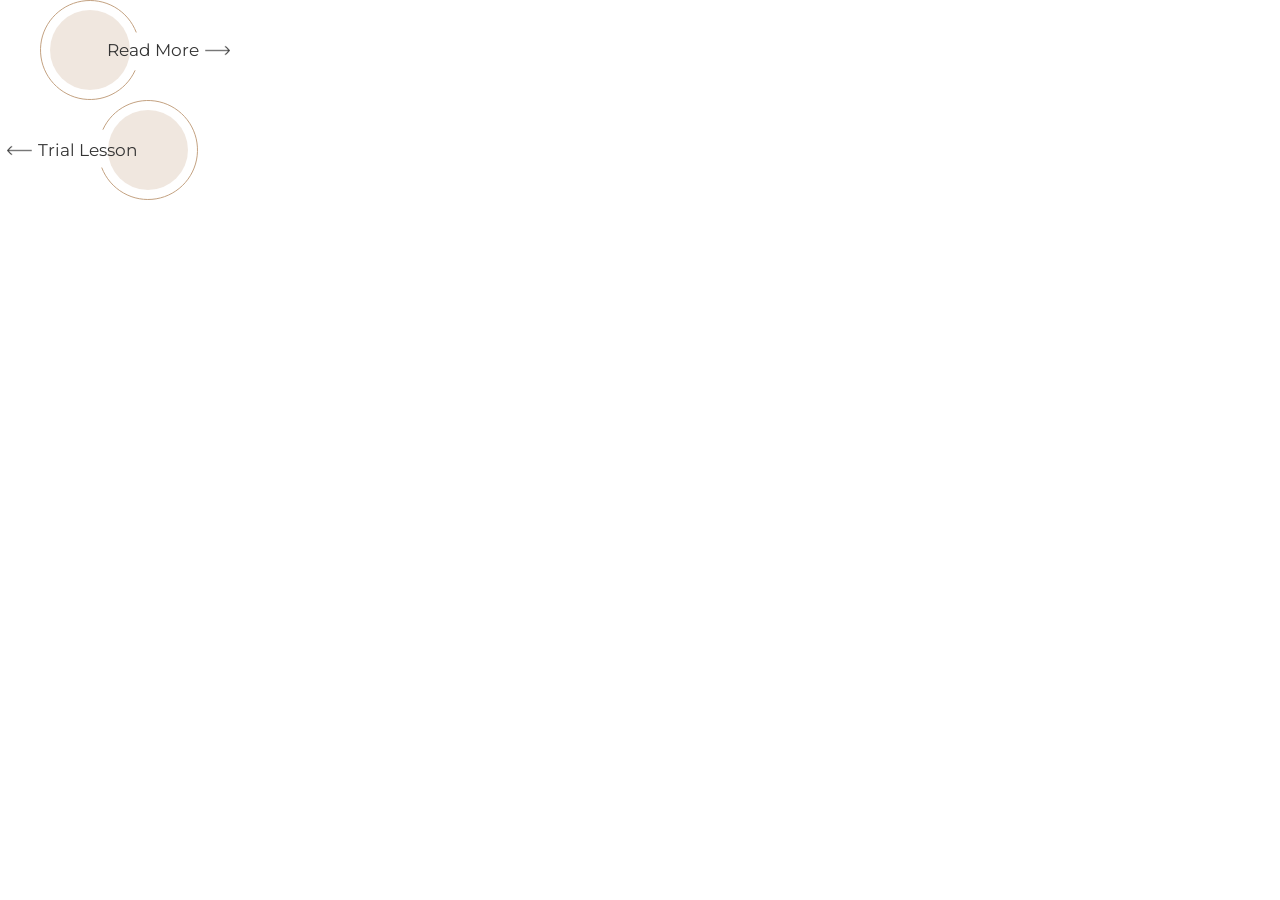
<file: yoga/components.html>
<!DOCTYPE html>
<html lang="en">
<head>
  <meta charset="UTF-8">
  <meta name="viewport" content="width=device-width, initial-scale=1.0">
  <link rel="stylesheet" href="./css/style.css">
  <title>Compoments</title>
</head>
<body>
  <main>
    <div class="main__container">
      <div class="hero__button cickle-button"><img class="cickle-button__img" src="./img/icons/cickle.svg" alt="#"><a href="#" class="cickle-button__link">Read More <img class="cickle-button__arrow" src="./img/icons/button-arrow.svg" alt="#"></a></div>
      <div class="cickle-button--reverse"><a href="#" class="cickle-button__link"><img class="cickle-button__arrow" src="./img/icons/button-arrow.svg" alt="#">Trial Lesson</a><img class="cickle-button__img--reverse" src="./img/icons/cickle.svg" alt="#"></div>
    </div>
  </main>
</body>
</html>
</file>
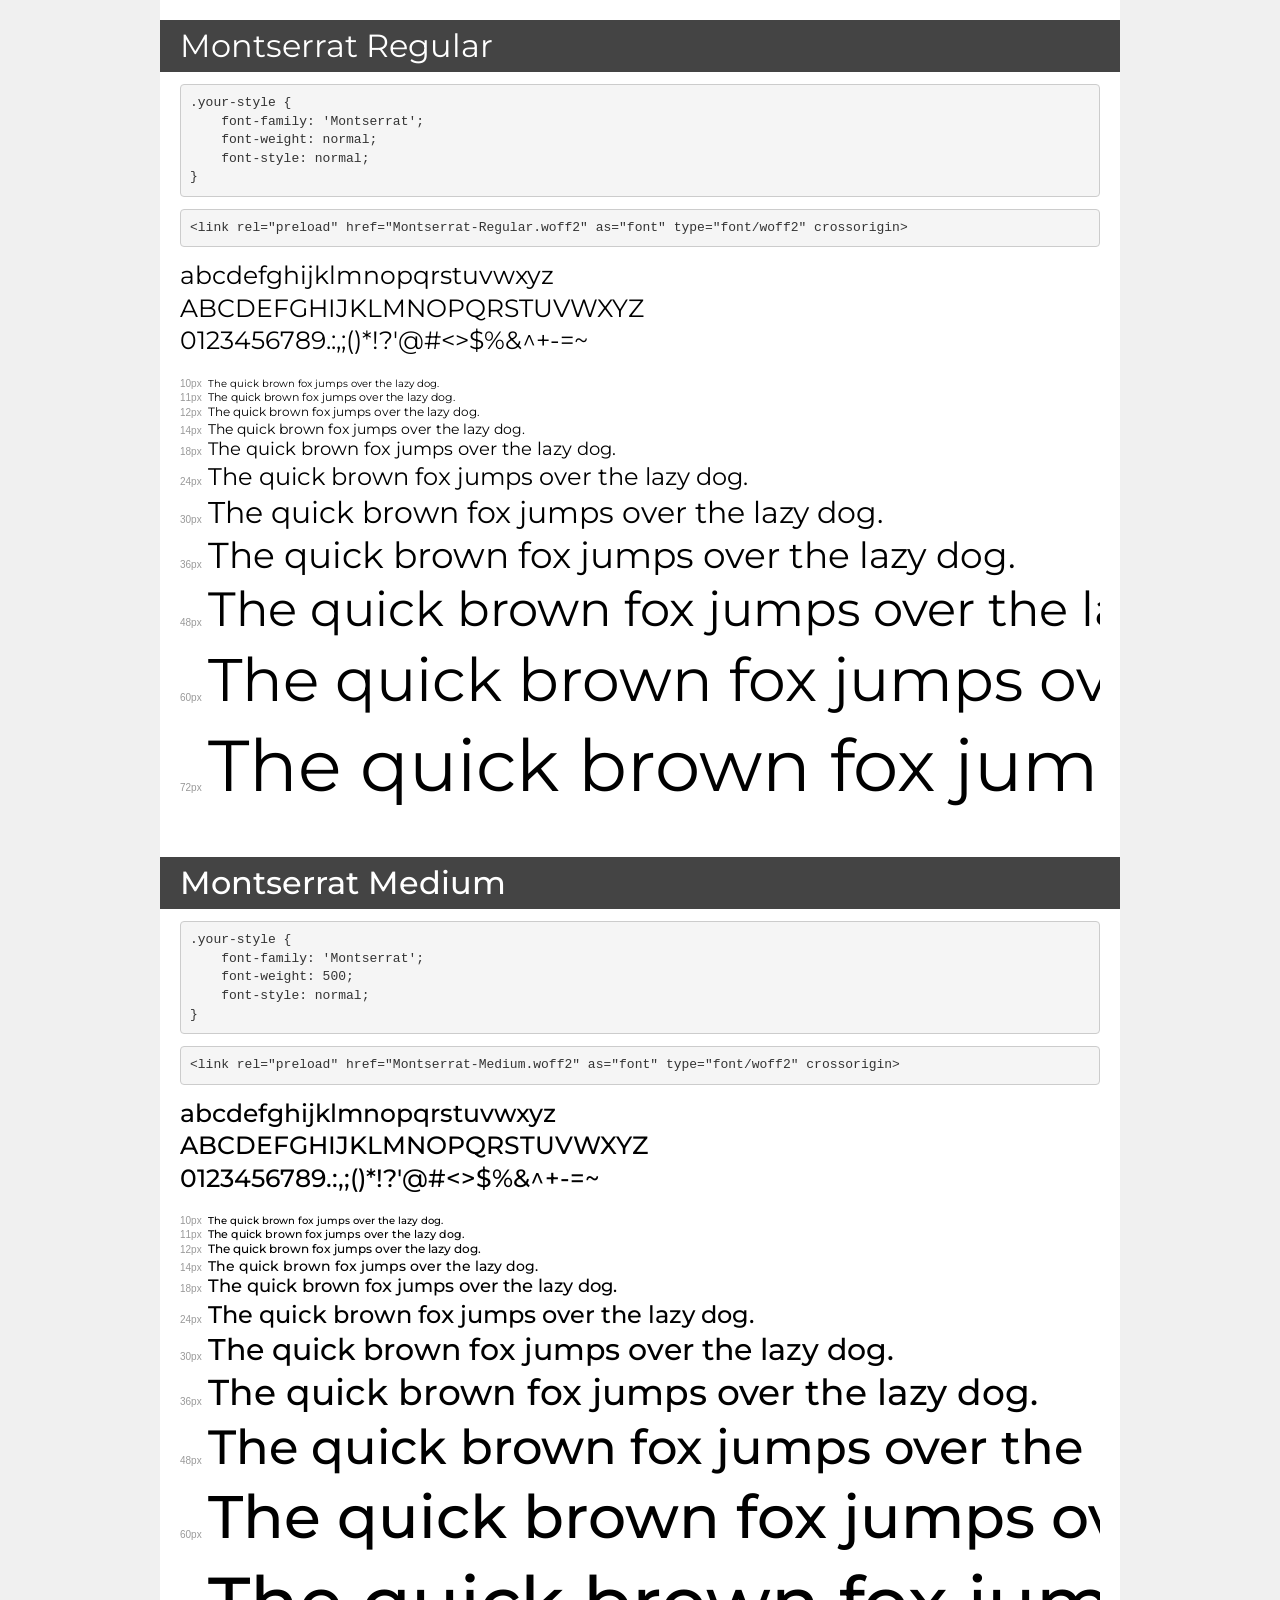
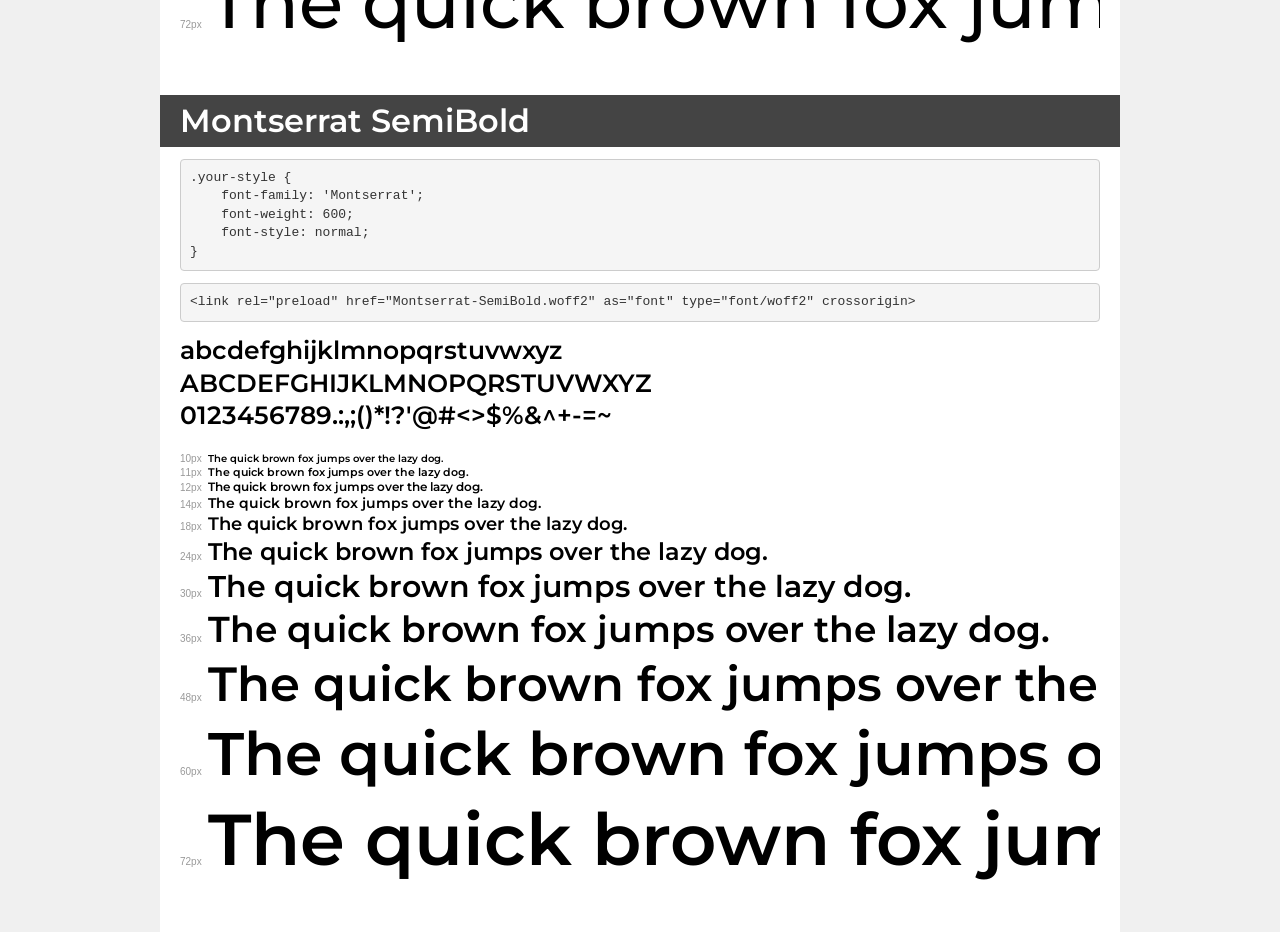
<file: yoga/fonts/static/demo.html>
<!DOCTYPE html>
<html lang="en">
<head>
    <meta charset="utf-8">
    <meta http-equiv="X-UA-Compatible" content="IE=edge">
    <meta name="viewport" content="width=device-width, initial-scale=1">
    <meta name="robots" content="noindex, noarchive">
    <meta name="format-detection" content="telephone=no">
    <title>Transfonter demo</title>
    <link href="stylesheet.css" rel="stylesheet">
    <style>
        /*
        http://meyerweb.com/eric/tools/css/reset/
        v2.0 | 20110126
        License: none (public domain)
        */
        html, body, div, span, applet, object, iframe,
        h1, h2, h3, h4, h5, h6, p, blockquote, pre,
        a, abbr, acronym, address, big, cite, code,
        del, dfn, em, img, ins, kbd, q, s, samp,
        small, strike, strong, sub, sup, tt, var,
        b, u, i, center,
        dl, dt, dd, ol, ul, li,
        fieldset, form, label, legend,
        table, caption, tbody, tfoot, thead, tr, th, td,
        article, aside, canvas, details, embed,
        figure, figcaption, footer, header, hgroup,
        menu, nav, output, ruby, section, summary,
        time, mark, audio, video {
            margin: 0;
            padding: 0;
            border: 0;
            font-size: 100%;
            font: inherit;
            vertical-align: baseline;
        }
        /* HTML5 display-role reset for older browsers */
        article, aside, details, figcaption, figure,
        footer, header, hgroup, menu, nav, section {
            display: block;
        }
        body {
            line-height: 1;
        }
        ol, ul {
            list-style: none;
        }
        blockquote, q {
            quotes: none;
        }
        blockquote:before, blockquote:after,
        q:before, q:after {
            content: '';
            content: none;
        }
        table {
            border-collapse: collapse;
            border-spacing: 0;
        }
        /* demo styles */
        body {
            background: #f0f0f0;
            color: #000;
        }
        .page {
            background: #fff;
            width: 920px;
            margin: 0 auto;
            padding: 20px 20px 0 20px;
            overflow: hidden;
        }
        .font-container {
            overflow-x: auto;
            overflow-y: hidden;
            margin-bottom: 40px;
            line-height: 1.3;
            white-space: nowrap;
            padding-bottom: 5px;
        }
        h1 {
            position: relative;
            background: #444;
            font-size: 32px;
            color: #fff;
            padding: 10px 20px;
            margin: 0 -20px 12px -20px;
        }
        .letters {
            font-size: 25px;
            margin-bottom: 20px;
        }
        .s10:before {
            content: '10px';
        }
        .s11:before {
            content: '11px';
        }
        .s12:before {
            content: '12px';
        }
        .s14:before {
            content: '14px';
        }
        .s18:before {
            content: '18px';
        }
        .s24:before {
            content: '24px';
        }
        .s30:before {
            content: '30px';
        }
        .s36:before {
            content: '36px';
        }
        .s48:before {
            content: '48px';
        }
        .s60:before {
            content: '60px';
        }
        .s72:before {
            content: '72px';
        }
        .s10:before, .s11:before, .s12:before, .s14:before,
        .s18:before, .s24:before, .s30:before, .s36:before,
        .s48:before, .s60:before, .s72:before {
            font-family: Arial, sans-serif;
            font-size: 10px;
            font-weight: normal;
            font-style: normal;
            color: #999;
            padding-right: 6px;
        }
        pre {
            display: block;
            padding: 9px;
            margin: 0 0 12px;
            font-family: Monaco, Menlo, Consolas, "Courier New", monospace;
            font-size: 13px;
            line-height: 1.428571429;
            color: #333;
            font-weight: normal;
            font-style: normal;
            background-color: #f5f5f5;
            border: 1px solid #ccc;
            overflow-x: auto;
            border-radius: 4px;
        }
        /* responsive */
        @media (max-width: 959px) {
            .page {
                width: auto;
                margin: 0;
            }
        }
    </style>
</head>
<body>
<div class="page">
    <div class="demo">
        <h1 style="font-family: 'Montserrat'; font-weight: normal; font-style: normal;">Montserrat Regular</h1>
        <pre title="Usage">.your-style {
    font-family: 'Montserrat';
    font-weight: normal;
    font-style: normal;
}</pre>
        <pre title="Preload (optional)">
&lt;link rel=&quot;preload&quot; href=&quot;Montserrat-Regular.woff2&quot; as=&quot;font&quot; type=&quot;font/woff2&quot; crossorigin&gt;</pre>
        <div class="font-container" style="font-family: 'Montserrat'; font-weight: normal; font-style: normal;">
            <p class="letters">
                abcdefghijklmnopqrstuvwxyz<br>
ABCDEFGHIJKLMNOPQRSTUVWXYZ<br>
                0123456789.:,;()*!?'@#&lt;&gt;$%&^+-=~
            </p>
            <p class="s10" style="font-size: 10px;">The quick brown fox jumps over the lazy dog.</p>
            <p class="s11" style="font-size: 11px;">The quick brown fox jumps over the lazy dog.</p>
            <p class="s12" style="font-size: 12px;">The quick brown fox jumps over the lazy dog.</p>
            <p class="s14" style="font-size: 14px;">The quick brown fox jumps over the lazy dog.</p>
            <p class="s18" style="font-size: 18px;">The quick brown fox jumps over the lazy dog.</p>
            <p class="s24" style="font-size: 24px;">The quick brown fox jumps over the lazy dog.</p>
            <p class="s30" style="font-size: 30px;">The quick brown fox jumps over the lazy dog.</p>
            <p class="s36" style="font-size: 36px;">The quick brown fox jumps over the lazy dog.</p>
            <p class="s48" style="font-size: 48px;">The quick brown fox jumps over the lazy dog.</p>
            <p class="s60" style="font-size: 60px;">The quick brown fox jumps over the lazy dog.</p>
            <p class="s72" style="font-size: 72px;">The quick brown fox jumps over the lazy dog.</p>
        </div>
    </div>

    <div class="demo">
        <h1 style="font-family: 'Montserrat'; font-weight: 500; font-style: normal;">Montserrat Medium</h1>
        <pre title="Usage">.your-style {
    font-family: 'Montserrat';
    font-weight: 500;
    font-style: normal;
}</pre>
        <pre title="Preload (optional)">
&lt;link rel=&quot;preload&quot; href=&quot;Montserrat-Medium.woff2&quot; as=&quot;font&quot; type=&quot;font/woff2&quot; crossorigin&gt;</pre>
        <div class="font-container" style="font-family: 'Montserrat'; font-weight: 500; font-style: normal;">
            <p class="letters">
                abcdefghijklmnopqrstuvwxyz<br>
ABCDEFGHIJKLMNOPQRSTUVWXYZ<br>
                0123456789.:,;()*!?'@#&lt;&gt;$%&^+-=~
            </p>
            <p class="s10" style="font-size: 10px;">The quick brown fox jumps over the lazy dog.</p>
            <p class="s11" style="font-size: 11px;">The quick brown fox jumps over the lazy dog.</p>
            <p class="s12" style="font-size: 12px;">The quick brown fox jumps over the lazy dog.</p>
            <p class="s14" style="font-size: 14px;">The quick brown fox jumps over the lazy dog.</p>
            <p class="s18" style="font-size: 18px;">The quick brown fox jumps over the lazy dog.</p>
            <p class="s24" style="font-size: 24px;">The quick brown fox jumps over the lazy dog.</p>
            <p class="s30" style="font-size: 30px;">The quick brown fox jumps over the lazy dog.</p>
            <p class="s36" style="font-size: 36px;">The quick brown fox jumps over the lazy dog.</p>
            <p class="s48" style="font-size: 48px;">The quick brown fox jumps over the lazy dog.</p>
            <p class="s60" style="font-size: 60px;">The quick brown fox jumps over the lazy dog.</p>
            <p class="s72" style="font-size: 72px;">The quick brown fox jumps over the lazy dog.</p>
        </div>
    </div>

    <div class="demo">
        <h1 style="font-family: 'Montserrat'; font-weight: 600; font-style: normal;">Montserrat SemiBold</h1>
        <pre title="Usage">.your-style {
    font-family: 'Montserrat';
    font-weight: 600;
    font-style: normal;
}</pre>
        <pre title="Preload (optional)">
&lt;link rel=&quot;preload&quot; href=&quot;Montserrat-SemiBold.woff2&quot; as=&quot;font&quot; type=&quot;font/woff2&quot; crossorigin&gt;</pre>
        <div class="font-container" style="font-family: 'Montserrat'; font-weight: 600; font-style: normal;">
            <p class="letters">
                abcdefghijklmnopqrstuvwxyz<br>
ABCDEFGHIJKLMNOPQRSTUVWXYZ<br>
                0123456789.:,;()*!?'@#&lt;&gt;$%&^+-=~
            </p>
            <p class="s10" style="font-size: 10px;">The quick brown fox jumps over the lazy dog.</p>
            <p class="s11" style="font-size: 11px;">The quick brown fox jumps over the lazy dog.</p>
            <p class="s12" style="font-size: 12px;">The quick brown fox jumps over the lazy dog.</p>
            <p class="s14" style="font-size: 14px;">The quick brown fox jumps over the lazy dog.</p>
            <p class="s18" style="font-size: 18px;">The quick brown fox jumps over the lazy dog.</p>
            <p class="s24" style="font-size: 24px;">The quick brown fox jumps over the lazy dog.</p>
            <p class="s30" style="font-size: 30px;">The quick brown fox jumps over the lazy dog.</p>
            <p class="s36" style="font-size: 36px;">The quick brown fox jumps over the lazy dog.</p>
            <p class="s48" style="font-size: 48px;">The quick brown fox jumps over the lazy dog.</p>
            <p class="s60" style="font-size: 60px;">The quick brown fox jumps over the lazy dog.</p>
            <p class="s72" style="font-size: 72px;">The quick brown fox jumps over the lazy dog.</p>
        </div>
    </div>

</div>
</body>
</html>
</file>
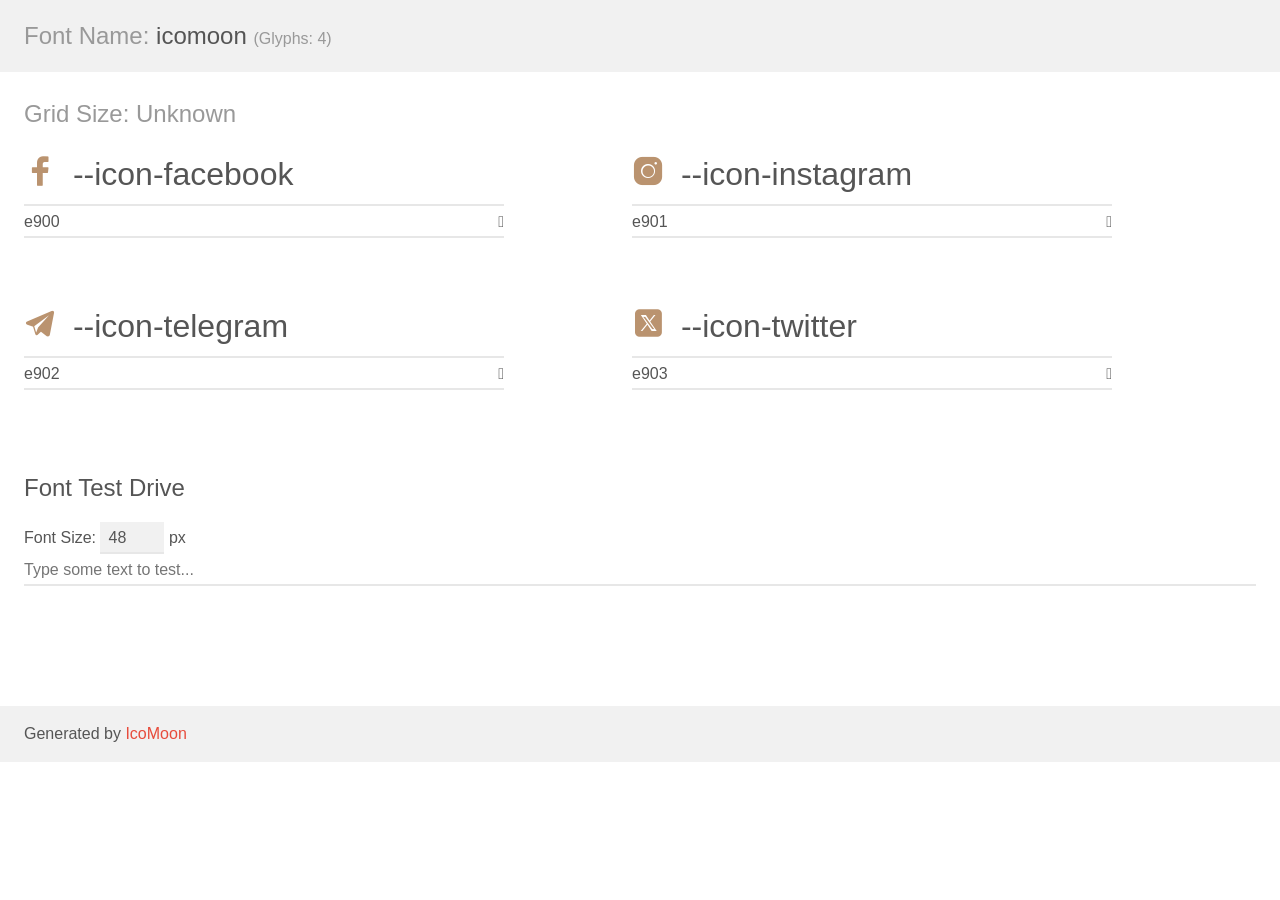
<file: yoga/img/icons/demo.html>
<!doctype html>
<html>
<head>
    <meta charset="utf-8">
    <title>IcoMoon Demo</title>
    <meta name="description" content="An Icon Font Generated By IcoMoon.io">
    <meta name="viewport" content="width=device-width, initial-scale=1">
    <link rel="stylesheet" href="demo-files/demo.css">
    <link rel="stylesheet" href="style.css"></head>
<body>
    <div class="bgc1 clearfix">
        <h1 class="mhmm mvm"><span class="fgc1">Font Name:</span> icomoon <small class="fgc1">(Glyphs:&nbsp;4)</small></h1>
    </div>
    <div class="clearfix mhl ptl">
        <h1 class="mvm mtn fgc1">Grid Size: Unknown</h1>
        <div class="glyph fs1">
            <div class="clearfix bshadow0 pbs">
                <span class="--icon-facebook"></span>
                <span class="mls"> --icon-facebook</span>
            </div>
            <fieldset class="fs0 size1of1 clearfix hidden-false">
                <input type="text" readonly value="e900" class="unit size1of2" />
                <input type="text" maxlength="1" readonly value="&#xe900;" class="unitRight size1of2 talign-right" />
            </fieldset>
            <div class="fs0 bshadow0 clearfix hidden-true">
                <span class="unit pvs fgc1">liga: </span>
                <input type="text" readonly value="" class="liga unitRight" />
            </div>
        </div>
        <div class="glyph fs1">
            <div class="clearfix bshadow0 pbs">
                <span class="--icon-instagram"></span>
                <span class="mls"> --icon-instagram</span>
            </div>
            <fieldset class="fs0 size1of1 clearfix hidden-false">
                <input type="text" readonly value="e901" class="unit size1of2" />
                <input type="text" maxlength="1" readonly value="&#xe901;" class="unitRight size1of2 talign-right" />
            </fieldset>
            <div class="fs0 bshadow0 clearfix hidden-true">
                <span class="unit pvs fgc1">liga: </span>
                <input type="text" readonly value="" class="liga unitRight" />
            </div>
        </div>
        <div class="glyph fs1">
            <div class="clearfix bshadow0 pbs">
                <span class="--icon-telegram"></span>
                <span class="mls"> --icon-telegram</span>
            </div>
            <fieldset class="fs0 size1of1 clearfix hidden-false">
                <input type="text" readonly value="e902" class="unit size1of2" />
                <input type="text" maxlength="1" readonly value="&#xe902;" class="unitRight size1of2 talign-right" />
            </fieldset>
            <div class="fs0 bshadow0 clearfix hidden-true">
                <span class="unit pvs fgc1">liga: </span>
                <input type="text" readonly value="" class="liga unitRight" />
            </div>
        </div>
        <div class="glyph fs1">
            <div class="clearfix bshadow0 pbs">
                <span class="--icon-twitter"></span>
                <span class="mls"> --icon-twitter</span>
            </div>
            <fieldset class="fs0 size1of1 clearfix hidden-false">
                <input type="text" readonly value="e903" class="unit size1of2" />
                <input type="text" maxlength="1" readonly value="&#xe903;" class="unitRight size1of2 talign-right" />
            </fieldset>
            <div class="fs0 bshadow0 clearfix hidden-true">
                <span class="unit pvs fgc1">liga: </span>
                <input type="text" readonly value="" class="liga unitRight" />
            </div>
        </div>
    </div>

    <!--[if gt IE 8]><!-->
    <div class="mhl clearfix mbl">
        <h1>Font Test Drive</h1>
        <label>
            Font Size: <input id="fontSize" type="number" class="textbox0 mbm"
            min="8" value="48" />
            px
        </label>
        <input id="testText" type="text" class="phl size1of1 mvl"
        placeholder="Type some text to test..." value=""/>
        <div id="testDrive" class="--icon-" style="font-family: icomoon">&nbsp;
        </div>
    </div>
    <!--<![endif]-->
    <div class="bgc1 clearfix">
        <p class="mhl">Generated by <a href="https://icomoon.io/app">IcoMoon</a></p>
    </div>

    <script src="demo-files/demo.js"></script>
</body>
</html>
</file>
<file: yoga/css/style.css>
*,
*::before,
*::after {
  padding: 0;
  margin: 0;
  border: none;
  -webkit-box-sizing: border-box;
          box-sizing: border-box;
}

*::before,
*::after {
  display: inline-block;
}

a {
  text-decoration: none;
  color: inherit;
  display: inline-block;
}

li {
  list-style: none;
}

img {
  max-width: 100%;
  vertical-align: middle;
}

html,
body {
  line-height: 1;
  height: 100%;
}

h1,
h2,
h3,
h4,
h5,
h6 {
  font-weight: inherit;
  font-size: inherit;
  font-family: inherit;
}

textarea,
select,
input {
  width: 100%;
  font-weight: inherit;
  font-size: inherit;
  font-family: inherit;
  background-color: transparent;
}

label {
  display: inline-block;
}

button {
  color: inherit;
  font-weight: inherit;
  font-size: inherit;
  font-family: inherit;
  background-color: transparent;
}

button,
input[type=checkbox],
input[type=radio] {
  cursor: pointer;
}

@font-face {
  font-family: "Montserrat";
  src: url("../fonts/static/Montserrat-Regular.woff2") format("woff2");
  font-display: swap;
  font-weight: 400;
  font-style: normal;
}
@font-face {
  font-family: "Montserrat";
  src: url("../fonts/static/Montserrat-Medium.woff2") format("woff2");
  font-display: swap;
  font-weight: 500;
  font-style: normal;
}
@font-face {
  font-family: "Montserrat";
  src: url("../fonts/static/Montserrat-SemiBold.woff2") format("woff2");
  font-weight: 600;
  font-style: normal;
  font-display: swap;
}
:root {
  --black: #343434;
  --gold: #BA936F;
  --pink: #FDEFE6;
  --gray: #888888;
}

@font-face {
  font-family: "icomoon";
  src: url("../img/icons/fonts/icomoon.ttf") format("truetype"), url("../img/icons/fonts/icomoon.woff") format("woff"), url("../img/icons/fonts/icomoon.svg") format("svg");
  font-weight: normal;
  font-style: normal;
  font-display: block;
}
[class*="--icon-"] {
  /* use !important to prevent issues with browser extensions that change fonts */
  font-family: "icomoon" !important;
  font-style: normal;
  font-weight: normal;
  font-variant: normal;
  text-transform: none;
  line-height: 1;
  /* Better Font Rendering =========== */
  -webkit-font-smoothing: antialiased;
  -moz-osx-font-smoothing: grayscale;
}

[class*="--icon-facebook"]::before {
  content: "\e900";
  color: inherit;
}

[class*="--icon-instagram"]::before {
  content: "\e901";
  color: inherit;
}

[class*="--icon-telegram"]::before {
  content: "\e902";
  color: inherit;
}

[class*="--icon-twitter"]::before {
  content: "\e903";
  color: inherit;
}

.cickle-button {
  display: -webkit-box;
  display: -ms-flexbox;
  display: flex;
  cursor: default;
  -webkit-box-align: center;
      -ms-flex-align: center;
          align-items: center;
}
.cickle-button__link {
  z-index: 3;
  margin-left: -2.0625rem;
  display: -webkit-box;
  display: -ms-flexbox;
  display: flex;
  -webkit-box-align: center;
      -ms-flex-align: center;
          align-items: center;
  gap: 0.375rem;
  -webkit-transition: color 0.3s;
  transition: color 0.3s;
}
html:not([data-fls-touch]) .cickle-button__link:hover {
  cursor: pointer;
  color: var(--gold);
}

.cickle-button--reverse {
  display: -webkit-box;
  display: -ms-flexbox;
  display: flex;
  -webkit-box-align: center;
      -ms-flex-align: center;
          align-items: center;
}
.cickle-button--reverse .cickle-button__img--reverse {
  margin-left: -2.4375rem;
}
.cickle-button--reverse img {
  rotate: -180deg;
}

.decoration {
  position: absolute;
  z-index: -10;
}
.decoration img {
  width: 100%;
  height: 100%;
  -o-object-fit: cover;
     object-fit: cover;
}

.button {
  font-weight: 400;
  line-height: 1.42;
  color: var(--black);
  text-transform: capitalize;
}
@media (min-width: 59.375em) {
  .button {
    padding-inline: 50px;
  }
}
@media (min-width: 20em) and (max-width: 59.375em) {
  .button {
    padding-inline: clamp( 35px , 27.380952381px  +  2.380952381vw , 50px );
  }
}
@media (max-width: 20em) {
  .button {
    padding-inline: 35px;
  }
}
.button {
  padding-block: 0.625rem;
  background-color: var(--gold);
  color: #fff;
  border-radius: 0.9375rem;
  font-size: 1.0625rem;
  white-space: nowrap;
  -webkit-transition: background-color 0.3s;
  transition: background-color 0.3s;
}
html:not([data-fls-touch]) .button:hover {
  background-color: #f0b18a;
}

.link {
  position: relative;
}
.link::after {
  content: "";
  display: block;
  position: absolute;
  bottom: 0;
  left: 50%;
  height: 0.0625rem;
  background-color: var(--gold);
  width: 0;
  -webkit-transition: left 0.3s, width 0.3s;
  transition: left 0.3s, width 0.3s;
}
html:not([data-fls-touch]) .link:hover::after {
  left: 0;
  width: 100%;
}

[class*=__container] {
  max-width: 77.25rem;
  padding-inline: 1.125rem;
  margin: 0 auto;
}

body {
  font-size: 1.0625rem;
  font-family: "Montserrat", sans-serif;
  color: var(--black);
}

main * img:not([class*="--noradius"]) {
  border-radius: 2.0625rem;
}
@media (min-width: 79.5em) {
  main > *:not([class*="--nomargin"]) {
    margin-bottom: 138px;
  }
}
@media (min-width: 20em) and (max-width: 79.5em) {
  main > *:not([class*="--nomargin"]) {
    margin-bottom: clamp( 102px , 89.8991596639px  +  3.781512605vw , 138px );
  }
}
@media (max-width: 20em) {
  main > *:not([class*="--nomargin"]) {
    margin-bottom: 102px;
  }
}

.wrapper {
  display: -webkit-box;
  display: -ms-flexbox;
  display: flex;
  -webkit-box-orient: vertical;
  -webkit-box-direction: normal;
      -ms-flex-direction: column;
          flex-direction: column;
  position: relative;
  overflow: clip;
  min-height: 100%;
}

.wrapper > main {
  -webkit-box-flex: 1;
      -ms-flex-positive: 1;
          flex-grow: 1;
}
@media (min-width: 79.5em) {
  .wrapper > main {
    margin-top: 144px;
  }
}
@media (min-width: 20em) and (max-width: 79.5em) {
  .wrapper > main {
    margin-top: clamp( 76px , 53.1428571429px  +  7.1428571429vw , 144px );
  }
}
@media (max-width: 20em) {
  .wrapper > main {
    margin-top: 76px;
  }
}

.header {
  position: fixed;
  width: 100%;
  top: 0;
  left: 0;
  z-index: 50;
}
.header__container {
  position: relative;
  display: -webkit-box;
  display: -ms-flexbox;
  display: flex;
  -webkit-transition: background-color 0.9s, height 0.3s;
  transition: background-color 0.9s, height 0.3s;
  -webkit-box-pack: justify;
      -ms-flex-pack: justify;
          justify-content: space-between;
  -webkit-box-align: center;
      -ms-flex-align: center;
          align-items: center;
  gap: 1.25rem;
}
@media (min-width: 79.5em) {
  .header__container {
    height: 144px;
  }
}
@media (min-width: 20em) and (max-width: 79.5em) {
  .header__container {
    height: clamp( 76px , 53.1428571429px  +  7.1428571429vw , 144px );
  }
}
@media (max-width: 20em) {
  .header__container {
    height: 76px;
  }
}
@media (width < 52.5em) {
  .header__container::after {
    content: "";
    -webkit-transition: right 0.3s;
    transition: right 0.3s;
    position: absolute;
    width: 100%;
    gap: 100%;
    top: 0;
    right: 100%;
    background-color: #fff;
    z-index: 14;
  }
}
@media (width < 52.5em) and (min-width: 79.5em) {
  .header__container::after {
    height: 144px;
  }
}
@media (width < 52.5em) and (min-width: 20em) and (max-width: 79.5em) {
  .header__container::after {
    height: clamp( 76px , 53.1428571429px  +  7.1428571429vw , 144px );
  }
}
@media (width < 52.5em) and (max-width: 20em) {
  .header__container::after {
    height: 76px;
  }
}
@media (width < 52.5em) {
  [open-burger] .header__container::after {
    right: 0;
  }
}
.header__logo {
  aspect-ratio: 124/44;
  max-width: 7.75rem;
  -ms-flex-negative: 0;
      flex-shrink: 0;
}
@media (width < 52.5em) {
  .header__logo {
    z-index: 15;
  }
}
@media (width < 52.5em) {
  .header__nav {
    -webkit-transition: right 0.3s;
    transition: right 0.3s;
    font-weight: 600;
    font-family: "Montserrat", sans-serif;
    position: fixed;
    z-index: 10;
    width: 100%;
    height: 100%;
    right: 100%;
    font-size: 1.875rem;
    background-color: var(--pink);
    overflow: scroll;
    top: 0;
  }
}
[open-burger] .header__nav {
  right: 0;
}
.header__list {
  display: -webkit-box;
  display: -ms-flexbox;
  display: flex;
  font-weight: 400;
  line-height: 1.42;
  color: var(--black);
}
@media (min-width: 76.875em) {
  .header__list {
    -webkit-column-gap: 61px;
       -moz-column-gap: 61px;
            column-gap: 61px;
  }
}
@media (min-width: 56.25em) and (max-width: 76.875em) {
  .header__list {
    -webkit-column-gap: clamp( 20px , -91.8181818182px  +  12.4242424242vw , 61px );
       -moz-column-gap: clamp( 20px , -91.8181818182px  +  12.4242424242vw , 61px );
            column-gap: clamp( 20px , -91.8181818182px  +  12.4242424242vw , 61px );
  }
}
@media (max-width: 56.25em) {
  .header__list {
    -webkit-column-gap: 20px;
       -moz-column-gap: 20px;
            column-gap: 20px;
  }
}
.header__list {
  row-gap: 0.9375rem;
  -webkit-transition: right 0.3s;
  transition: right 0.3s;
  -ms-flex-wrap: wrap;
      flex-wrap: wrap;
}
@media (width < 52.5em) {
  .header__list {
    -webkit-box-align: end;
        -ms-flex-align: end;
            align-items: flex-end;
    -webkit-box-orient: vertical;
    -webkit-box-direction: normal;
        -ms-flex-direction: column;
            flex-direction: column;
    margin-top: 1.875rem;
    padding-inline: 1.25rem;
    padding-bottom: 1.25rem;
    -ms-flex-wrap: nowrap;
        flex-wrap: nowrap;
    row-gap: 1.875rem;
  }
}
@media (width < 52.5em) and (min-width: 79.5em) {
  .header__list {
    padding-top: 144px;
  }
}
@media (width < 52.5em) and (min-width: 20em) and (max-width: 79.5em) {
  .header__list {
    padding-top: clamp( 76px , 53.1428571429px  +  7.1428571429vw , 144px );
  }
}
@media (width < 52.5em) and (max-width: 20em) {
  .header__list {
    padding-top: 76px;
  }
}
.header__actions {
  display: -webkit-box;
  display: -ms-flexbox;
  display: flex;
  gap: 1.25rem;
  -webkit-box-align: center;
      -ms-flex-align: center;
          align-items: center;
  justify-self: flex-end;
}
@media (width < 52.5em) {
  .header__actions {
    z-index: 15;
  }
}
.header__burger {
  display: block;
  position: relative;
  width: 2.1875rem;
  height: 2.1875rem;
}
.header__burger::after, .header__burger::before {
  content: "";
  display: block;
  position: absolute;
  width: 100%;
  height: 0.3125rem;
  background-color: var(--gold);
  left: 0;
  -webkit-transition: rotate 0.3s, translate 0.3s;
  transition: rotate 0.3s, translate 0.3s;
}
.header__burger::after {
  bottom: 0;
  translate: 0 -50%;
}
[open-burger] .header__burger::after {
  rotate: -45deg;
  bottom: 50%;
  translate: 0 50%;
}
.header__burger::before {
  top: 0;
  translate: 0 50%;
}
[open-burger] .header__burger::before {
  rotate: 45deg;
  top: 50%;
  translate: 0 -50%;
}
.header__burger span {
  width: 100%;
  height: 0.3125rem;
  background-color: var(--gold);
  position: absolute;
  top: 50%;
  translate: 0 -50%;
  left: 0;
  -webkit-transition: width 0.3s;
  transition: width 0.3s;
}
[open-burger] .header__burger span {
  width: 0;
}
@media (width > 52.5em) {
  .header__burger {
    display: none;
  }
}

@media (min-width: 79.5em) {
  .page__hero {
    margin-bottom: 193px;
  }
}
@media (min-width: 20em) and (max-width: 79.5em) {
  .page__hero {
    margin-bottom: clamp( 102px , 71.4117647059px  +  9.5588235294vw , 193px );
  }
}
@media (max-width: 20em) {
  .page__hero {
    margin-bottom: 102px;
  }
}
.hero {
  position: relative;
}
@media (min-width: 79.5em) {
  .hero {
    padding-top: 56px;
  }
}
@media (min-width: 20em) and (max-width: 79.5em) {
  .hero {
    padding-top: clamp( 15px , 1.218487395px  +  4.3067226891vw , 56px );
  }
}
@media (max-width: 20em) {
  .hero {
    padding-top: 15px;
  }
}
@media (min-width: 79.5em) {
  .hero {
    margin-bottom: 17px;
  }
}
@media (min-width: 20em) and (max-width: 79.5em) {
  .hero {
    margin-bottom: clamp( 0.000001px , -5.7142843782px  +  1.7857141807vw , 17px );
  }
}
@media (max-width: 20em) {
  .hero {
    margin-bottom: 0.000001px;
  }
}
.hero {
  padding-bottom: 0.0625rem;
}
.hero__flower--right {
  right: 0;
  width: 15.8%;
  max-width: 11.875rem;
  top: 0;
  display: none;
}
@media (width < 62em) {
  .hero__flower--right {
    bottom: -23%;
    top: unset;
  }
}
@media (width > 51.25em) {
  .hero__flower--right {
    display: block;
  }
}
.hero__flower--right img {
  aspect-ratio: 192/390;
}
.hero__flower--left {
  left: 0;
  bottom: -27%;
  width: 17.5%;
  max-width: 13.1875rem;
  display: none;
}
@media (width < 86.875em) {
  .hero__flower--left {
    bottom: -23%;
  }
}
@media (width > 51.25em) {
  .hero__flower--left {
    display: block;
  }
}
.hero__flower--left img {
  aspect-ratio: 211/455;
}
.hero__container {
  display: -webkit-box;
  display: -ms-flexbox;
  display: flex;
  gap: 4.375rem;
  -webkit-box-align: start;
      -ms-flex-align: start;
          align-items: flex-start;
}
@media (width < 51.25em) {
  .hero__container {
    -webkit-box-orient: vertical;
    -webkit-box-direction: normal;
        -ms-flex-direction: column;
            flex-direction: column;
    -webkit-box-align: center;
        -ms-flex-align: center;
            align-items: center;
    padding-top: 5.75rem;
  }
}
.hero__text-block {
  position: relative;
}
@media (min-width: 75em) {
  .hero__text-block {
    padding-top: 71px;
  }
}
@media (min-width: 62em) and (max-width: 75em) {
  .hero__text-block {
    padding-top: clamp( 0.000001px , -338.6153788462px  +  34.1346149038vw , 71px );
  }
}
@media (max-width: 62em) {
  .hero__text-block {
    padding-top: 0.000001px;
  }
}
.hero__text-block {
  max-width: 42.5rem;
}
@media (width < 51.25em) {
  .hero__text-block {
    display: -webkit-box;
    display: -ms-flexbox;
    display: flex;
    -webkit-box-orient: vertical;
    -webkit-box-direction: normal;
        -ms-flex-direction: column;
            flex-direction: column;
    -webkit-box-align: center;
        -ms-flex-align: center;
            align-items: center;
  }
}
@media (min-width: 79.5em) {
  .hero__title {
    margin-bottom: 70px;
  }
}
@media (min-width: 20em) and (max-width: 79.5em) {
  .hero__title {
    margin-bottom: clamp( 30px , 16.5546218487px  +  4.2016806723vw , 70px );
  }
}
@media (max-width: 20em) {
  .hero__title {
    margin-bottom: 30px;
  }
}
@media (min-width: 79.5em) {
  .hero__title {
    font-size: 50px;
  }
}
@media (min-width: 20em) and (max-width: 79.5em) {
  .hero__title {
    font-size: clamp( 25px , 16.5966386555px  +  2.6260504202vw , 50px );
  }
}
@media (max-width: 20em) {
  .hero__title {
    font-size: 25px;
  }
}
.hero__title {
  font-weight: 400;
  font-family: "Lora", sans-serif;
  line-height: 1.31;
  text-transform: uppercase;
  color: #ba936f;
}
@media (width < 51.25em) {
  .hero__title {
    position: absolute;
    top: -6%;
  }
}
@media (min-width: 79.5em) {
  .hero__decription {
    margin-bottom: 59px;
  }
}
@media (min-width: 20em) and (max-width: 79.5em) {
  .hero__decription {
    margin-bottom: clamp( 20px , 6.8907563025px  +  4.0966386555vw , 59px );
  }
}
@media (max-width: 20em) {
  .hero__decription {
    margin-bottom: 20px;
  }
}
.hero__decription {
  font-size: 1.1875rem;
}
.hero__decription p:not(:last-child) {
  margin-bottom: 0.625rem;
}
.hero__decription {
  font-weight: 400;
  line-height: 1.42;
  color: var(--black);
}
@media (width < 51.25em) {
  .hero__decription {
    padding-top: 1.875rem;
  }
}
@media (width < 71.25em) {
  .hero__button {
    position: relative;
    width: 100%;
    right: -80%;
  }
}
@media (width < 51.25em) {
  .hero__button {
    width: auto;
    right: unset;
  }
}
.hero__img {
  width: 37%;
}
@media (width < 86.875em) {
  .hero__img {
    margin-right: 11.8%;
    -ms-flex-negative: 0;
        flex-shrink: 0;
  }
}
@media (width < 62em) {
  .hero__img {
    margin-right: 0;
  }
}
@media (width < 51.25em) {
  .hero__img {
    width: 100%;
  }
}
.hero__image {
  display: block;
  aspect-ratio: 383/647;
}
@media (width > 51.25em) {
  .hero__image {
    aspect-ratio: 443/490;
  }
}
.hero__image {
  width: 100%;
  height: 100%;
  -o-object-fit: cover;
     object-fit: cover;
}

.practice {
  position: relative;
}
.practice__flower {
  position: absolute;
  right: 0;
  display: none;
  bottom: -40%;
}
@media (width > 50em) {
  .practice__flower {
    display: block;
  }
}
.practice__flower img {
  aspect-ratio: 272/437;
}
.practice__container {
  display: -webkit-box;
  display: -ms-flexbox;
  display: flex;
}
@media (min-width: 79.5em) {
  .practice__container {
    gap: 40px;
  }
}
@media (min-width: 20em) and (max-width: 79.5em) {
  .practice__container {
    gap: clamp( 10px , -0.0840336134px  +  3.1512605042vw , 40px );
  }
}
@media (max-width: 20em) {
  .practice__container {
    gap: 10px;
  }
}
@media (width < 50em) {
  .practice__container {
    -webkit-box-orient: vertical;
    -webkit-box-direction: reverse;
        -ms-flex-direction: column-reverse;
            flex-direction: column-reverse;
    -webkit-box-align: center;
        -ms-flex-align: center;
            align-items: center;
  }
}
.practice__photo {
  width: 50%;
  aspect-ratio: 383/448;
}
@media (width > 50em) {
  .practice__photo {
    aspect-ratio: 600/602;
  }
}
.practice__photo {
  background-color: var(--gold);
  border-radius: 2.0625rem;
}
@media (width < 62.5em) {
  .practice__photo {
    -ms-flex-negative: 0;
        flex-shrink: 0;
  }
}
@media (width < 50em) {
  .practice__photo {
    width: 100%;
  }
}
.practice__img {
  width: 100%;
  height: 100%;
  -o-object-fit: cover;
     object-fit: cover;
}
@media (min-width: 75em) {
  .practice__text-block {
    padding-top: 60px;
  }
}
@media (min-width: 62em) and (max-width: 75em) {
  .practice__text-block {
    padding-top: clamp( 0.000001px , -286.1538403846px  +  28.8461533654vw , 60px );
  }
}
@media (max-width: 62em) {
  .practice__text-block {
    padding-top: 0.000001px;
  }
}
@media (width > 50em) {
  .practice__text-block {
    max-width: 37.5rem;
  }
}
.practice__title {
  font-family: "Lora", serif;
  font-weight: 400;
  color: #ba936f;
  line-height: 1.3;
  text-transform: uppercase;
  font-size: 2.1875em;
}
@media (min-width: 79.5em) {
  .practice__title {
    margin-bottom: 55px;
  }
}
@media (min-width: 20em) and (max-width: 79.5em) {
  .practice__title {
    margin-bottom: clamp( 49px , 46.9831932773px  +  0.6302521008vw , 55px );
  }
}
@media (max-width: 20em) {
  .practice__title {
    margin-bottom: 49px;
  }
}
.practice__text {
  font-weight: 400;
  line-height: 1.42;
  color: var(--black);
  font-size: 1.1875rem;
}
@media (min-width: 79.5em) {
  .practice__text {
    margin-bottom: 46px;
  }
}
@media (min-width: 20em) and (max-width: 79.5em) {
  .practice__text {
    margin-bottom: clamp( 39px , 36.6470588235px  +  0.7352941176vw , 46px );
  }
}
@media (max-width: 20em) {
  .practice__text {
    margin-bottom: 39px;
  }
}
.practice__ask {
  font-weight: 400;
  line-height: 1.42;
  color: var(--black);
  font-size: 1.1875rem;
}
@media (min-width: 79.5em) {
  .practice__ask {
    margin-bottom: 43px;
  }
}
@media (min-width: 20em) and (max-width: 79.5em) {
  .practice__ask {
    margin-bottom: clamp( 27px , 21.6218487395px  +  1.6806722689vw , 43px );
  }
}
@media (max-width: 20em) {
  .practice__ask {
    margin-bottom: 27px;
  }
}
.practice__ask span:not(:last-child) {
  display: block;
  margin-bottom: 0.4375rem;
}
.practice__ask strong {
  color: var(--gold);
  display: block;
}
.practice__ask strong:not(:last-child) {
  display: block;
  margin-bottom: 0.4375rem;
}
.practice__button {
  margin-bottom: 1.75rem;
}

.lessons__title {
  font-family: "Lora", serif;
  font-weight: 400;
  color: #ba936f;
  line-height: 1.3;
  text-transform: uppercase;
  font-size: 2.1875rem;
  margin-bottom: 2rem;
}
@media (min-width: 50em) {
  .lessons__description {
    margin-bottom: 64px;
  }
}
@media (min-width: 20em) and (max-width: 50em) {
  .lessons__description {
    margin-bottom: clamp( 64px , 84px  +  -2.5vw , 76px );
  }
}
@media (max-width: 20em) {
  .lessons__description {
    margin-bottom: 76px;
  }
}
.lessons__description {
  max-width: 52.4375rem;
  font-weight: 400;
  line-height: 1.42;
  color: var(--black);
}
.cards {
  display: grid;
  grid-template-columns: repeat(auto-fit, minmax(min(18.75rem, 100%), 1fr));
}
@media (min-width: 75em) {
  .cards {
    -webkit-column-gap: 34px;
       -moz-column-gap: 34px;
            column-gap: 34px;
  }
}
@media (min-width: 62em) and (max-width: 75em) {
  .cards {
    -webkit-column-gap: clamp( 15px , -75.6153846154px  +  9.1346153846vw , 34px );
       -moz-column-gap: clamp( 15px , -75.6153846154px  +  9.1346153846vw , 34px );
            column-gap: clamp( 15px , -75.6153846154px  +  9.1346153846vw , 34px );
  }
}
@media (max-width: 62em) {
  .cards {
    -webkit-column-gap: 15px;
       -moz-column-gap: 15px;
            column-gap: 15px;
  }
}
.cards {
  row-gap: 2.6875rem;
  -webkit-box-align: start;
      -ms-flex-align: start;
          align-items: start;
}
.cards__photo {
  margin-bottom: 0.875rem;
  width: 100%;
  position: relative;
  background-color: var(--gold);
  border-radius: 2.0625rem;
}
.cards__photo::after {
  top: 0;
  left: 0;
  border-radius: 2.0625rem;
  -webkit-transition: opacity 0.3s;
  transition: opacity 0.3s;
  content: "";
  display: -webkit-box;
  display: -ms-flexbox;
  display: flex;
  position: absolute;
  width: 100%;
  height: 100%;
  background-color: #000;
  opacity: 0;
}
.cards__img {
  width: 100%;
  height: 100%;
  display: block;
  aspect-ratio: 385/477;
  -o-object-fit: cover;
     object-fit: cover;
  background-color: var(--pink);
}
@media (width > 60em) {
  .cards__item:nth-child(3n+2) .cards__photo .cards__img {
    aspect-ratio: 368/368;
  }
}
html:not([data-fls-touch]) .cards__item:hover .cards__title {
  color: var(--black);
}
html:not([data-fls-touch]) .cards__item:hover .cards__photo::after {
  opacity: 0.3;
}
.cards__title {
  font-family: "Lora", serif;
  font-weight: 400;
  color: #ba936f;
  line-height: 1.3;
  text-transform: uppercase;
  font-size: 1.375rem;
  text-transform: capitalize;
  margin-left: 0.6875rem;
  -webkit-transition: color 0.3s;
  transition: color 0.3s;
}

.schedule {
  position: relative;
}
.schedule__container {
  margin-bottom: 2rem;
}
.schedule__title {
  font-family: "Lora", serif;
  font-weight: 400;
  color: #ba936f;
  line-height: 1.3;
  text-transform: uppercase;
  font-size: 2.1875rem;
  margin-bottom: 1rem;
}
.schedule__text {
  font-weight: 400;
  line-height: 1.42;
  color: var(--black);
  max-width: 52.4375rem;
}
@media (min-width: 75em) {
  .schedule__text {
    margin-bottom: 41px;
  }
}
@media (min-width: 62em) and (max-width: 75em) {
  .schedule__text {
    margin-bottom: clamp( 41px , 104.4615384615px  +  -5.2884615385vw , 52px );
  }
}
@media (max-width: 62em) {
  .schedule__text {
    margin-bottom: 52px;
  }
}
.schedule__body {
  display: -webkit-box;
  display: -ms-flexbox;
  display: flex;
  -webkit-box-align: center;
      -ms-flex-align: center;
          align-items: center;
  -webkit-box-pack: justify;
      -ms-flex-pack: justify;
          justify-content: space-between;
}
@media (min-width: 75em) {
  .schedule__body {
    -webkit-column-gap: 36px;
       -moz-column-gap: 36px;
            column-gap: 36px;
  }
}
@media (min-width: 62em) and (max-width: 75em) {
  .schedule__body {
    -webkit-column-gap: clamp( 20px , -56.3076923077px  +  7.6923076923vw , 36px );
       -moz-column-gap: clamp( 20px , -56.3076923077px  +  7.6923076923vw , 36px );
            column-gap: clamp( 20px , -56.3076923077px  +  7.6923076923vw , 36px );
  }
}
@media (max-width: 62em) {
  .schedule__body {
    -webkit-column-gap: 20px;
       -moz-column-gap: 20px;
            column-gap: 20px;
  }
}
@media (width < 46.875em) {
  .schedule__body {
    -webkit-box-orient: vertical;
    -webkit-box-direction: normal;
        -ms-flex-direction: column;
            flex-direction: column;
    gap: 2rem;
  }
}
.schedule__link {
  position: relative;
  -webkit-transition: color 0.3s;
  transition: color 0.3s;
  line-height: 1.4;
}
.schedule__link::after {
  content: "";
  position: absolute;
  width: 0.9375rem;
  aspect-ratio: 1;
  bottom: 0.5rem;
  bottom: 0.625rem;
  background: url("../img/icons/grafic-arrow.svg") center no-repeat;
}
html:not([data-fls-touch]) .schedule__link:hover {
  color: var(--gold);
}
.schedule__decoration {
  width: 11.625rem;
  position: absolute;
  top: 2.8125rem;
  display: none;
}
@media (width > 50em) {
  .schedule__decoration {
    display: block;
  }
}
.schedule__flower {
  aspect-ratio: 186/352;
}
.schedule__events {
  -webkit-box-flex: 1;
      -ms-flex-positive: 1;
          flex-grow: 1;
  display: none;
}
@media (width > 46.875em) {
  .schedule__events {
    display: block;
    width: 54.75%;
    overflow-x: auto;
  }
}
.schedule__events table {
  width: 100%;
  min-width: 41.0625rem;
}
.schedule__events table tbody tr {
  border-top: 0.0625rem solid var(--gold);
  -webkit-box-align: center;
      -ms-flex-align: center;
          align-items: center;
  height: 4.1875rem;
  overflow: auto;
  text-transform: uppercase;
  display: grid;
  grid-template-columns: 0.5fr 1fr 0.5fr;
}
.schedule__events table tbody tr td time {
  display: -webkit-box;
  display: -ms-flexbox;
  display: flex;
  -webkit-box-align: center;
      -ms-flex-align: center;
          align-items: center;
  -webkit-box-pack: end;
      -ms-flex-pack: end;
          justify-content: flex-end;
}
.schedule__events table tbody tr:last-child {
  border-bottom: 0.0625rem solid var(--gold);
}
.schedule__picture {
  width: 98.5%;
}
@media (width > 46.875em) {
  .schedule__picture {
    width: 41.97%;
  }
}
.schedule__img {
  width: 100%;
  display: block;
  height: 100%;
  -o-object-fit: cover;
     object-fit: cover;
  aspect-ratio: 394/465;
  background-color: var(--pink);
}
@media (width > 62em) {
  .schedule__img {
    aspect-ratio: 503/602;
  }
}
.swiper {
  width: 100%;
  display: none;
  text-transform: uppercase;
}
@media (width < 46.875em) {
  .swiper {
    display: block;
  }
}
.swiper {
  min-height: 0;
  min-width: 0;
  width: 100%;
}

.swiper-slide {
  min-height: 0;
  min-width: 0;
  display: -webkit-box;
  display: -ms-flexbox;
  display: flex;
  -webkit-box-orient: vertical;
  -webkit-box-direction: normal;
      -ms-flex-direction: column;
          flex-direction: column;
  -webkit-box-align: center;
      -ms-flex-align: center;
          align-items: center;
  -webkit-box-pack: center;
      -ms-flex-pack: center;
          justify-content: center;
}
.swiper-slide h3 {
  color: #000;
}
.swiper-slide a {
  display: inline;
  font-size: 1.5625rem;
  line-height: 1.5;
}
.swiper-slide a span {
  position: relative;
}
.swiper-slide a span::after {
  content: "";
  position: absolute;
  width: 1.25rem;
  aspect-ratio: 1;
  right: -1.25rem;
  background: url("../img/icons/grafic-arrow.svg") center no-repeat;
}

.swiper-slide .swiper-slide__text {
  display: -webkit-box;
  display: -ms-flexbox;
  display: flex;
  width: 100%;
  -webkit-box-pack: justify;
      -ms-flex-pack: justify;
          justify-content: space-between;
  -webkit-column-gap: 1.25rem;
     -moz-column-gap: 1.25rem;
          column-gap: 1.25rem;
  row-gap: 1.25rem;
}
@media (width < 26.375em) {
  .swiper-slide .swiper-slide__text {
    -webkit-box-orient: vertical;
    -webkit-box-direction: normal;
        -ms-flex-direction: column;
            flex-direction: column;
  }
}

.swiper-slide__body {
  background-color: var(--pink);
  display: -webkit-box;
  display: -ms-flexbox;
  display: flex;
  -webkit-box-orient: vertical;
  -webkit-box-direction: normal;
      -ms-flex-direction: column;
          flex-direction: column;
  row-gap: 3.75rem;
  width: 84%;
  overflow-y: auto;
  max-height: 18.75rem;
}
.swiper-slide__body {
  padding-top: 1.5625rem;
  padding-inline: 1rem;
  padding-bottom: 2.25rem;
  border-radius: 2.0625rem;
}

.swiper .swiper-button-prev {
  color: transparent;
  position: absolute;
  width: 1.875rem;
  aspect-ratio: 1;
  left: 0rem;
}
@media (width > 20.5em) {
  .swiper .swiper-button-prev {
    left: 0.125rem;
  }
}
.swiper .swiper-button-prev img {
  -o-object-fit: cover;
     object-fit: cover;
  width: 100%;
  height: 100%;
}

.swiper .swiper-button-next {
  font-weight: 700;
  position: absolute;
  color: transparent;
  width: 1.875rem;
  aspect-ratio: 1;
  right: 0rem;
}
@media (width > 20.5em) {
  .swiper .swiper-button-next {
    right: 0.125rem;
  }
}
.swiper .swiper-button-next img {
  rotate: -180deg;
  -o-object-fit: cover;
     object-fit: cover;
  width: 100%;
  height: 100%;
}

.swiper .swiper-wrapper .swiper-button-next, .swiper .swiper-wrapper .swiper-button-prev {
  color: transparent;
}

.comunity {
  position: relative;
}
.comunity__decoration {
  right: 0;
  top: -2rem;
  display: none;
}
@media (width > 50.625em) {
  .comunity__decoration {
    display: block;
  }
}
.comunity__container {
  display: -webkit-box;
  display: -ms-flexbox;
  display: flex;
}
@media (min-width: 75em) {
  .comunity__container {
    -webkit-column-gap: 69px;
       -moz-column-gap: 69px;
            column-gap: 69px;
  }
}
@media (min-width: 62em) and (max-width: 75em) {
  .comunity__container {
    -webkit-column-gap: clamp( 30px , -156px  +  18.75vw , 69px );
       -moz-column-gap: clamp( 30px , -156px  +  18.75vw , 69px );
            column-gap: clamp( 30px , -156px  +  18.75vw , 69px );
  }
}
@media (max-width: 62em) {
  .comunity__container {
    -webkit-column-gap: 30px;
       -moz-column-gap: 30px;
            column-gap: 30px;
  }
}
.comunity__photo {
  width: 100%;
}
@media (width < 50.625em) {
  .comunity__photo {
    margin-bottom: 2.5rem;
  }
}
@media (width > 50.625em) {
  .comunity__photo {
    max-width: 25.125rem;
  }
}
.comunity__img {
  display: block;
  height: 100%;
  width: 100%;
  background-color: var(--gold);
  -o-object-fit: cover;
     object-fit: cover;
  aspect-ratio: 394/551;
}
@media (width > 50.625em) {
  .comunity__img {
    aspect-ratio: 402/636;
  }
}
@media (min-width: 75em) {
  .comunity__text {
    padding-top: 40px;
  }
}
@media (min-width: 62em) and (max-width: 75em) {
  .comunity__text {
    padding-top: clamp( 0.000001px , -190.769225px  +  19.23076875vw , 40px );
  }
}
@media (max-width: 62em) {
  .comunity__text {
    padding-top: 0.000001px;
  }
}
.comunity__text {
  display: -webkit-box;
  display: -ms-flexbox;
  display: flex;
  -webkit-box-orient: vertical;
  -webkit-box-direction: normal;
      -ms-flex-direction: column;
          flex-direction: column;
  width: 100%;
  -webkit-box-pack: center;
      -ms-flex-pack: center;
          justify-content: center;
}
.comunity__title {
  max-width: 40.5625rem;
  font-family: "Lora", serif;
  font-weight: 400;
  color: #ba936f;
  line-height: 1.3;
  text-transform: uppercase;
  font-size: 1.5625rem;
}
@media (min-width: 75em) {
  .comunity__title {
    margin-bottom: 59px;
  }
}
@media (min-width: 62em) and (max-width: 75em) {
  .comunity__title {
    margin-bottom: clamp( 48px , -4.4615384615px  +  5.2884615385vw , 59px );
  }
}
@media (max-width: 62em) {
  .comunity__title {
    margin-bottom: 48px;
  }
}
@media (width > 26.25em) {
  .comunity__title {
    font-size: 2.1875rem;
  }
}
.comunity__list {
  display: grid;
  grid-template-columns: 1fr 1fr;
  row-gap: 2.875rem;
  -webkit-column-gap: 1.25rem;
     -moz-column-gap: 1.25rem;
          column-gap: 1.25rem;
  -webkit-box-pack: justify;
      -ms-flex-pack: justify;
          justify-content: space-between;
}
@media (width < 31.25em) {
  .comunity__list {
    grid-template-columns: 1fr;
  }
}
.item-comunity__title {
  font-family: "Lora", serif;
  font-weight: 400;
  color: #ba936f;
  line-height: 1.3;
  text-transform: uppercase;
  font-size: 1.25rem;
  text-transform: capitalize;
}
@media (width > 50.625em) {
  .item-comunity__text {
    max-width: 18.5rem;
  }
}
.item-comunity__text {
  font-weight: 400;
  line-height: 1.42;
  color: var(--black);
  font-size: 0.9375rem;
  line-height: 1.66;
}
.item-comunity__text p:not(:last-child) {
  margin-bottom: 0.625rem;
}
.item-comunity__button {
  justify-self: end;
  -ms-flex-item-align: end;
      align-self: end;
  margin-top: 2.375rem;
}

.prices__title {
  font-family: "Lora", serif;
  font-weight: 400;
  color: #ba936f;
  line-height: 1.3;
  text-transform: uppercase;
  font-size: 2.1875rem;
  margin-bottom: 1.6875rem;
}
.prices__text {
  max-width: 31.25rem;
  margin-bottom: 4.25rem;
  font-weight: 400;
  line-height: 1.42;
  color: var(--black);
  line-height: 1.2;
  color: var(--black);
}
.prices__list {
  display: grid;
  grid-template-columns: repeat(auto-fill, minmax(min(12.5rem, 100%), 22.4375rem));
}
@media (width <= 31.25em) {
  .prices__list {
    grid-template-columns: repeat(auto-fill, minmax(min(12.5rem, 100%), 24.3125rem));
  }
}
.prices__list {
  -webkit-box-pack: center;
      -ms-flex-pack: center;
          justify-content: center;
}
@media (min-width: 79.5em) {
  .prices__list {
    -webkit-column-gap: 61px;
       -moz-column-gap: 61px;
            column-gap: 61px;
  }
}
@media (min-width: 20em) and (max-width: 79.5em) {
  .prices__list {
    -webkit-column-gap: clamp( 20px , 6.218487395px  +  4.3067226891vw , 61px );
       -moz-column-gap: clamp( 20px , 6.218487395px  +  4.3067226891vw , 61px );
            column-gap: clamp( 20px , 6.218487395px  +  4.3067226891vw , 61px );
  }
}
@media (max-width: 20em) {
  .prices__list {
    -webkit-column-gap: 20px;
       -moz-column-gap: 20px;
            column-gap: 20px;
  }
}
.prices__list {
  row-gap: 2.8125rem;
}
.prices__item {
  border-radius: 2.0625rem;
}

.item-prices {
  padding-block: 3.75rem;
  background-color: var(--pink);
  text-align: center;
  aspect-ratio: 359/466;
}
@media (width < 31.25em) {
  .item-prices {
    aspect-ratio: 389/466;
  }
}
.item-prices__title {
  font-family: "Lora", serif;
  font-weight: 400;
  color: #ba936f;
  line-height: 1.3;
  text-transform: uppercase;
  font-size: 1.5625rem;
  margin-bottom: 0.875rem;
  line-height: 1;
}
.item-prices__text {
  font-weight: 400;
  line-height: 1.42;
  color: var(--black);
  max-width: 17rem;
  margin: 0 auto;
  text-align: center;
  line-height: 1;
  color: var(--gray);
}
.item-prices__text span:not(:last-child) {
  margin-bottom: 0.625rem;
}
.item-prices__price {
  font-size: 4rem;
  color: var(--black);
  max-width: 17rem;
  margin: 0 auto;
  line-height: 1;
  margin-top: 4.1875rem;
  font-weight: 400;
  line-height: 1.42;
  color: var(--black);
  margin-bottom: 5.25rem;
}
.item-prices__button {
  padding-inline: 4.75rem;
}
@media (width > 31.25em) {
  .item-prices__button {
    padding-inline: 3.875rem;
  }
}
@media (width < 25em) {
  .item-prices__button {
    padding-inline: 1.875rem;
  }
}
.item-prices__button {
  font-size: 1.1875rem;
}

.instructors {
  position: relative;
}
.instructors__decoration {
  display: none;
}
@media (width > 43.75em) {
  .instructors__decoration {
    display: block;
  }
}
.instructors__decoration {
  max-width: 11.625rem;
  top: -6.25rem;
}
@media (width > 90.4375em) {
  .instructors__decoration {
    top: -12.75rem;
  }
}
.instructors__flower {
  aspect-ratio: 186/345;
}
.instructors__title {
  font-family: "Lora", serif;
  font-weight: 400;
  color: #ba936f;
  line-height: 1.3;
  text-transform: uppercase;
  font-size: 2.1875rem;
  max-width: 38.4375rem;
}
@media (min-width: 75em) {
  .instructors__title {
    margin-bottom: 27px;
  }
}
@media (min-width: 26.875em) and (max-width: 75em) {
  .instructors__title {
    margin-bottom: clamp( 17px , 11.4155844156px  +  1.2987012987vw , 27px );
  }
}
@media (max-width: 26.875em) {
  .instructors__title {
    margin-bottom: 17px;
  }
}
.instructors__text {
  max-width: 34.5625rem;
  font-weight: 400;
}
@media (min-width: 75em) {
  .instructors__text {
    margin-bottom: 83px;
  }
}
@media (min-width: 26.875em) and (max-width: 75em) {
  .instructors__text {
    margin-bottom: clamp( 53px , 36.2467532468px  +  3.8961038961vw , 83px );
  }
}
@media (max-width: 26.875em) {
  .instructors__text {
    margin-bottom: 53px;
  }
}
.instructors-cards {
  display: grid;
  grid-template-columns: repeat(auto-fit, minmax(min(18.125rem, 100%), 23.8125rem));
}
@media (min-width: 79.5em) {
  .instructors-cards {
    -webkit-column-gap: 28px;
       -moz-column-gap: 28px;
            column-gap: 28px;
  }
}
@media (min-width: 20em) and (max-width: 79.5em) {
  .instructors-cards {
    -webkit-column-gap: clamp( 15px , 10.6302521008px  +  1.3655462185vw , 28px );
       -moz-column-gap: clamp( 15px , 10.6302521008px  +  1.3655462185vw , 28px );
            column-gap: clamp( 15px , 10.6302521008px  +  1.3655462185vw , 28px );
  }
}
@media (max-width: 20em) {
  .instructors-cards {
    -webkit-column-gap: 15px;
       -moz-column-gap: 15px;
            column-gap: 15px;
  }
}
.instructors-cards {
  -webkit-box-pack: center;
      -ms-flex-pack: center;
          justify-content: center;
  row-gap: 3.0625rem;
}
.instructors-cards__item {
  aspect-ratio: 381/534;
  background-color: var(--pink);
  border-radius: 2.0625rem;
}
.instructors-cards__picture {
  width: 100%;
}
.instructors-cards__img {
  width: 100%;
  height: 100%;
  display: block;
  aspect-ratio: 381/350;
  border-radius: 2.0625rem 2.0625rem 0 0;
}
.instructors-cards__name {
  padding-top: 1.3125rem;
  padding-inline: 1.3125rem;
  font-family: "Lora", serif;
  font-weight: 400;
  color: #ba936f;
  line-height: 1.3;
  text-transform: uppercase;
  font-size: 1.5625rem;
  margin-bottom: 0.5625rem;
}
.instructors-cards__description {
  padding-inline: 1.3125rem;
  margin-bottom: 1.25rem;
  font-size: 1rem;
}
.instructors-cards__options {
  padding-inline: 1.3125rem;
  padding-bottom: 1.3125rem;
  display: -webkit-box;
  display: -ms-flexbox;
  display: flex;
  -ms-flex-wrap: wrap;
      flex-wrap: wrap;
}
@media (width < 25.1875em) {
  .instructors-cards__options {
    -webkit-box-pack: center;
        -ms-flex-pack: center;
            justify-content: center;
  }
}
@media (min-width: 79.5em) {
  .instructors-cards__options {
    -webkit-column-gap: 25px;
       -moz-column-gap: 25px;
            column-gap: 25px;
  }
}
@media (min-width: 20em) and (max-width: 79.5em) {
  .instructors-cards__options {
    -webkit-column-gap: clamp( 12px , 7.6302521008px  +  1.3655462185vw , 25px );
       -moz-column-gap: clamp( 12px , 7.6302521008px  +  1.3655462185vw , 25px );
            column-gap: clamp( 12px , 7.6302521008px  +  1.3655462185vw , 25px );
  }
}
@media (max-width: 20em) {
  .instructors-cards__options {
    -webkit-column-gap: 12px;
       -moz-column-gap: 12px;
            column-gap: 12px;
  }
}
.instructors-cards__options {
  row-gap: 0.625rem;
}
.instructors-cards__option {
  width: 7.5rem;
}
@media (width > 25.1875em) {
  .instructors-cards__option {
    width: 9.75rem;
  }
}
.instructors-cards__option {
  border: 0.0625rem solid var(--gold);
  font-size: 0.9375rem;
  text-align: center;
  padding-block: 0.6875rem;
  border-radius: 0.625rem;
  -webkit-transition: background-color 0.3s;
  transition: background-color 0.3s;
}
html:not([data-fls-touch]) .instructors-cards__option:hover {
  background-color: var(--gold);
}

.free-lesson {
  position: relative;
}
.free-lesson__container {
  display: -webkit-box;
  display: -ms-flexbox;
  display: flex;
  row-gap: 4.5rem;
  -webkit-column-gap: 0.9375rem;
     -moz-column-gap: 0.9375rem;
          column-gap: 0.9375rem;
}
@media (width < 46.875em) {
  .free-lesson__container {
    -webkit-box-orient: vertical;
    -webkit-box-direction: normal;
        -ms-flex-direction: column;
            flex-direction: column;
  }
}
.free-lesson__decoration {
  right: 0;
  top: -16.625rem;
  width: 11.125rem;
  display: none;
}
@media (width > 46.875em) {
  .free-lesson__decoration {
    display: block;
  }
}
@media (width < 88.9375em) {
  .free-lesson__decoration {
    top: -7.8125rem;
  }
}
.free-lesson__flower {
  display: block;
  aspect-ratio: 178/345;
}
.free-lesson__title {
  font-size: 2.8125rem;
  font-family: "Lora", serif;
  font-weight: 400;
  color: #ba936f;
  line-height: 1.3;
  text-transform: uppercase;
  max-width: 38.4375rem;
}
@media (min-width: 75em) {
  .free-lesson__title {
    margin-bottom: 100px;
  }
}
@media (min-width: 26.875em) and (max-width: 75em) {
  .free-lesson__title {
    margin-bottom: clamp( 72px , 56.3636363636px  +  3.6363636364vw , 100px );
  }
}
@media (max-width: 26.875em) {
  .free-lesson__title {
    margin-bottom: 72px;
  }
}
@media (min-width: 75em) {
  .free-lesson__text-block {
    padding-top: 54px;
  }
}
@media (min-width: 26.875em) and (max-width: 75em) {
  .free-lesson__text-block {
    padding-top: clamp( 0.000001px , -30.1558425974px  +  7.0129868831vw , 54px );
  }
}
@media (max-width: 26.875em) {
  .free-lesson__text-block {
    padding-top: 0.000001px;
  }
}
.free-lesson__name-user {
  margin-bottom: 2.375rem;
}
.free-lesson__name-user, .free-lesson__number-user {
  border-bottom: 0.0625rem solid var(--gold);
  padding-bottom: 0.375rem;
}
@media (width > 46.875em) {
  .free-lesson__name-user, .free-lesson__number-user {
    max-width: 83%;
  }
}
.free-lesson__number-user {
  margin-bottom: 2.5rem;
}
.free-lesson__block {
  display: -webkit-box;
  display: -ms-flexbox;
  display: flex;
  gap: 1.25rem;
  -webkit-box-align: center;
      -ms-flex-align: center;
          align-items: center;
  margin-bottom: 2.875rem;
}
.free-lesson__block label {
  cursor: pointer;
  font-size: 0.9375rem;
}
.free-lesson__agree-user {
  -webkit-appearance: none;
     -moz-appearance: none;
          appearance: none;
  position: relative;
  width: 1.25rem;
  height: 1.25rem;
}
.free-lesson__agree-user::after {
  border-radius: 0.1875rem;
  content: "";
  height: 20px;
  aspect-ratio: 1;
  border: 0.0625rem solid var(--gold);
  position: absolute;
  top: 0;
  left: 0;
}
.free-lesson__agree-user:checked::after {
  background-image: url("../img/lesson-free/smile.svg");
  background-repeat: no-repeat;
  background-position: center;
  background-size: cover;
}
.free-lesson__picture {
  width: 41.92%;
}
@media (width < 46.875em) {
  .free-lesson__picture {
    width: 100%;
  }
}
.free-lesson__img {
  -o-object-fit: cover;
     object-fit: cover;
  width: 100%;
  height: 100%;
  display: block;
  aspect-ratio: 503/602;
}
@media (min-width: 75em) {
  .free-lesson__button {
    padding-inline: 67px;
  }
}
@media (min-width: 26.875em) and (max-width: 75em) {
  .free-lesson__button {
    padding-inline: clamp( 42px , 28.038961039px  +  3.2467532468vw , 67px );
  }
}
@media (max-width: 26.875em) {
  .free-lesson__button {
    padding-inline: 42px;
  }
}
.free-lesson__button {
  padding-block: 0.5625rem;
}

.social-page {
  position: relative;
}
.social-page__decoration {
  display: none;
}
@media (width > 53.125em) {
  .social-page__decoration {
    display: block;
  }
}
.social-page__decoration {
  width: 11.125%;
  top: 2.1875rem;
}
.social-page__flower {
  display: block;
  aspect-ratio: 178/345;
}
.social-page__title {
  font-family: "Lora", serif;
  font-weight: 400;
  color: #ba936f;
  line-height: 1.3;
  text-transform: uppercase;
  font-size: 2.1875rem;
  margin-bottom: 2.125rem;
}
.social-page__text {
  max-width: 44.4375rem;
  margin-bottom: 1.25rem;
}
@media (min-width: 79.5em) {
  .social-page__links {
    margin-bottom: 42px;
  }
}
@media (min-width: 20em) and (max-width: 79.5em) {
  .social-page__links {
    margin-bottom: clamp( 37px , 35.3193277311px  +  0.525210084vw , 42px );
  }
}
@media (max-width: 20em) {
  .social-page__links {
    margin-bottom: 37px;
  }
}
.social-page__links {
  color: var(--gold);
}
html:not([data-fls-touch]) .social-page__link:hover {
  text-decoration: underline;
}
.social-gallery__picture {
  width: 17.125rem;
  -ms-flex-negative: 0;
      flex-shrink: 0;
}

.social-gallery__img {
  width: 100%;
  aspect-ratio: 274/245;
  height: 100%;
  -o-object-fit: cover;
     object-fit: cover;
  display: block;
}

.scroll-gallery {
  display: -webkit-box;
  display: -ms-flexbox;
  display: flex;
  overflow-x: scroll;
}
.scroll-gallery__items {
  display: -webkit-box;
  display: -ms-flexbox;
  display: flex;
  -webkit-box-align: center;
      -ms-flex-align: center;
          align-items: center;
  -webkit-box-pack: center;
      -ms-flex-pack: center;
          justify-content: center;
  gap: 2.125rem;
  padding-right: 2.125rem;
  -webkit-animation: spin 10s linear infinite;
          animation: spin 10s linear infinite;
}

.scroll-gallery:hover .scroll-gallery__items {
  -webkit-animation-play-state: paused;
          animation-play-state: paused;
}

.scroll-gallery::-webkit-scrollbar {
  display: none;
}

@-webkit-keyframes spin {
  0% {
    translate: 0%;
  }
  100% {
    translate: -100%;
  }
}

@keyframes spin {
  0% {
    translate: 0%;
  }
  100% {
    translate: -100%;
  }
}
.footer {
  background-color: var(--pink);
}
.footer__container {
  padding-bottom: 0.4375rem;
}
.footer__body {
  display: -webkit-box;
  display: -ms-flexbox;
  display: flex;
  -webkit-box-pack: justify;
      -ms-flex-pack: justify;
          justify-content: space-between;
  -webkit-column-gap: 3.75rem;
     -moz-column-gap: 3.75rem;
          column-gap: 3.75rem;
  row-gap: 5.5rem;
  -ms-flex-wrap: wrap;
      flex-wrap: wrap;
}
@media (width < 37.9375em) {
  .footer__body {
    -webkit-box-orient: vertical;
    -webkit-box-direction: normal;
        -ms-flex-direction: column;
            flex-direction: column;
  }
}
@media (min-width: 79.5em) {
  .footer__body {
    margin-bottom: 106px;
  }
}
@media (min-width: 20em) and (max-width: 79.5em) {
  .footer__body {
    margin-bottom: clamp( 50px , 31.1764705882px  +  5.8823529412vw , 106px );
  }
}
@media (max-width: 20em) {
  .footer__body {
    margin-bottom: 50px;
  }
}
@media (min-width: 79.5em) {
  .footer__body {
    padding-top: 57px;
  }
}
@media (min-width: 20em) and (max-width: 79.5em) {
  .footer__body {
    padding-top: clamp( 30px , 20.9243697479px  +  2.8361344538vw , 57px );
  }
}
@media (max-width: 20em) {
  .footer__body {
    padding-top: 30px;
  }
}
@media (width < 26.875em) {
  .footer__body {
    padding-top: 4.1875rem;
  }
}
.footer__body {
  font-weight: 400;
  line-height: 1.42;
  color: var(--black);
}
.footer__item {
  max-width: 16.125rem;
}
.footer__text {
  text-align: center;
  font-weight: 400;
  line-height: 1.42;
  color: var(--black);
  font-size: 0.9375rem;
}

.contacts-footer__gmail {
  margin-bottom: 3.3125rem;
  -webkit-transition: color 0.3s;
  transition: color 0.3s;
}
html:not([data-fls-touch]) .contacts-footer__gmail:hover {
  color: var(--gold);
}
.contacts-footer__social {
  display: -webkit-box;
  display: -ms-flexbox;
  display: flex;
  gap: 1.0625rem;
}
.contacts-footer__link {
  font-size: 1.5625rem;
  color: var(--gold);
  -webkit-transition: color 0.3s;
  transition: color 0.3s;
}
html:not([data-fls-touch]) .contacts-footer__link:hover {
  color: #000;
}

.adress-footer__adress-info span {
  display: block;
}
.adress-footer__adress-info span:not(:last-of-type) {
  margin-bottom: 1.1875rem;
}

.footer-title {
  font-family: "Lora", serif;
  font-weight: 400;
  color: #ba936f;
  line-height: 1.3;
  text-transform: uppercase;
}
@media (min-width: 79.5em) {
  .footer-title {
    font-size: 25px;
  }
}
@media (min-width: 20em) and (max-width: 79.5em) {
  .footer-title {
    font-size: clamp( 20px , 18.3193277311px  +  0.525210084vw , 25px );
  }
}
@media (max-width: 20em) {
  .footer-title {
    font-size: 20px;
  }
}
.footer-title {
  margin-bottom: 1.875rem;
}

.information-footer__link {
  -webkit-transition: color 0.3s;
  transition: color 0.3s;
  display: block;
}
.information-footer__link:not(:last-of-type) {
  margin-bottom: 0.8125rem;
}
html:not([data-fls-touch]) .information-footer__link:hover {
  color: var(--gold);
}

.registration {
  position: fixed;
  top: 0;
  left: -100%;
  z-index: 200;
  width: 100%;
  height: 100%;
  -webkit-transition: left 0.3s;
  transition: left 0.3s;
}
.registration::after {
  content: "";
  width: 100%;
  position: absolute;
  height: 100%;
  background-color: gray;
  top: 0;
  left: 0;
  opacity: 0.5;
  z-index: 100;
}
[open-registration] .registration {
  left: 0;
}
.registration__form {
  translate: -50% 0;
  top: 20%;
  left: 50%;
  padding: 1.875rem;
  z-index: 300;
  border-radius: 2.0625rem;
  background-color: var(--pink);
  width: 50%;
}
@media (width < 62em) {
  .registration__form {
    width: 80%;
  }
}
.registration__form {
  position: relative;
  display: -webkit-box;
  display: -ms-flexbox;
  display: flex;
  -webkit-box-orient: vertical;
  -webkit-box-direction: normal;
      -ms-flex-direction: column;
          flex-direction: column;
  row-gap: 1.875rem;
}
.registration__close {
  position: absolute;
  right: 0rem;
  top: 0rem;
  z-index: 300;
}
html:not([data-fls-touch]) .registration__close:hover::after, html:not([data-fls-touch]) .registration__close:hover::before {
  background-color: #fff;
}
.registration__close::after {
  content: "";
  -webkit-transition: background-color 0.3s;
  transition: background-color 0.3s;
  position: absolute;
  width: 1.875rem;
  height: 0.3125rem;
  rotate: -45deg;
  background-color: var(--pink);
}
.registration__close::before {
  content: "";
  -webkit-transition: background-color 0.3s;
  transition: background-color 0.3s;
  position: absolute;
  width: 1.875rem;
  height: 0.3125rem;
  rotate: 45deg;
  background-color: var(--pink);
}
.registration__mail, .registration__name, .registration__password {
  border-bottom: 0.0625rem solid var(--gold);
}
.registration__choose input {
  width: 1.25rem;
  display: inline-block;
}
.registration__choose input:not(:last-child) {
  margin-right: 1.25rem;
}
.registration__choose {
  display: -webkit-box;
  display: -ms-flexbox;
  display: flex;
  -webkit-box-align: center;
      -ms-flex-align: center;
          align-items: center;
}
</file>
<file: yoga/fonts/static/stylesheet.css>
@font-face {
    font-family: 'Montserrat';
    src: url('Montserrat-Regular.woff2') format('woff2');
    font-weight: normal;
    font-style: normal;
    font-display: swap;
}

@font-face {
    font-family: 'Montserrat';
    src: url('Montserrat-Medium.woff2') format('woff2');
    font-weight: 500;
    font-style: normal;
    font-display: swap;
}

@font-face {
    font-family: 'Montserrat';
    src: url('Montserrat-SemiBold.woff2') format('woff2');
    font-weight: 600;
    font-style: normal;
    font-display: swap;
}
</file>
<file: yoga/img/icons/demo-files/demo.css>
body {
  padding: 0;
  margin: 0;
  font-family: sans-serif;
  font-size: 1em;
  line-height: 1.5;
  color: #555;
  background: #fff;
}
h1 {
  font-size: 1.5em;
  font-weight: normal;
}
small {
  font-size: .66666667em;
}
a {
  color: #e74c3c;
  text-decoration: none;
}
a:hover, a:focus {
  box-shadow: 0 1px #e74c3c;
}
.bshadow0, input {
  box-shadow: inset 0 -2px #e7e7e7;
}
input:hover {
  box-shadow: inset 0 -2px #ccc;
}
input, fieldset {
  font-family: sans-serif;
  font-size: 1em;
  margin: 0;
  padding: 0;
  border: 0;
}
input {
  color: inherit;
  line-height: 1.5;
  height: 1.5em;
  padding: .25em 0;
}
input:focus {
  outline: none;
  box-shadow: inset 0 -2px #449fdb;
}
.glyph {
  font-size: 16px;
  width: 15em;
  padding-bottom: 1em;
  margin-right: 4em;
  margin-bottom: 1em;
  float: left;
  overflow: hidden;
}
.liga {
  width: 80%;
  width: calc(100% - 2.5em);
}
.talign-right {
  text-align: right;
}
.talign-center {
  text-align: center;
}
.bgc1 {
  background: #f1f1f1;
}
.fgc1 {
  color: #999;
}
.fgc0 {
  color: #000;
}
p {
  margin-top: 1em;
  margin-bottom: 1em;
}
.mvm {
  margin-top: .75em;
  margin-bottom: .75em;
}
.mtn {
  margin-top: 0;
}
.mtl, .mal {
  margin-top: 1.5em;
}
.mbl, .mal {
  margin-bottom: 1.5em;
}
.mal, .mhl {
  margin-left: 1.5em;
  margin-right: 1.5em;
}
.mhmm {
  margin-left: 1em;
  margin-right: 1em;
}
.mls {
  margin-left: .25em;
}
.ptl {
  padding-top: 1.5em;
}
.pbs, .pvs {
  padding-bottom: .25em;
}
.pvs, .pts {
  padding-top: .25em;
}
.unit {
  float: left;
}
.unitRight {
  float: right;
}
.size1of2 {
  width: 50%;
}
.size1of1 {
  width: 100%;
}
.clearfix:before, .clearfix:after {
  content: " ";
  display: table;
}
.clearfix:after {
  clear: both;
}
.hidden-true {
  display: none;
}
.textbox0 {
  width: 3em;
  background: #f1f1f1;
  padding: .25em .5em;
  line-height: 1.5;
  height: 1.5em;
}
#testDrive {
  display: block;
  padding-top: 24px;
  line-height: 1.5;
}
.fs0 {
  font-size: 16px;
}
.fs1 {
  font-size: 32px;
}
</file>
<file: yoga/img/icons/style.css>
@font-face {
  font-family: 'icomoon';
  src:
    url('fonts/icomoon.ttf?cwu6po') format('truetype'),
    url('fonts/icomoon.woff?cwu6po') format('woff'),
    url('fonts/icomoon.svg?cwu6po#icomoon') format('svg');
  font-weight: normal;
  font-style: normal;
  font-display: block;
}

[class^="--icon-"], [class*=" --icon-"] {
  /* use !important to prevent issues with browser extensions that change fonts */
  font-family: 'icomoon' !important;
  speak: never;
  font-style: normal;
  font-weight: normal;
  font-variant: normal;
  text-transform: none;
  line-height: 1;

  /* Better Font Rendering =========== */
  -webkit-font-smoothing: antialiased;
  -moz-osx-font-smoothing: grayscale;
}

.--icon-facebook:before {
  content: "\e900";
  color: #ba936f;
}
.--icon-instagram:before {
  content: "\e901";
  color: #ba936f;
}
.--icon-telegram:before {
  content: "\e902";
  color: #ba936f;
}
.--icon-twitter:before {
  content: "\e903";
  color: #ba936f;
}
</file>
